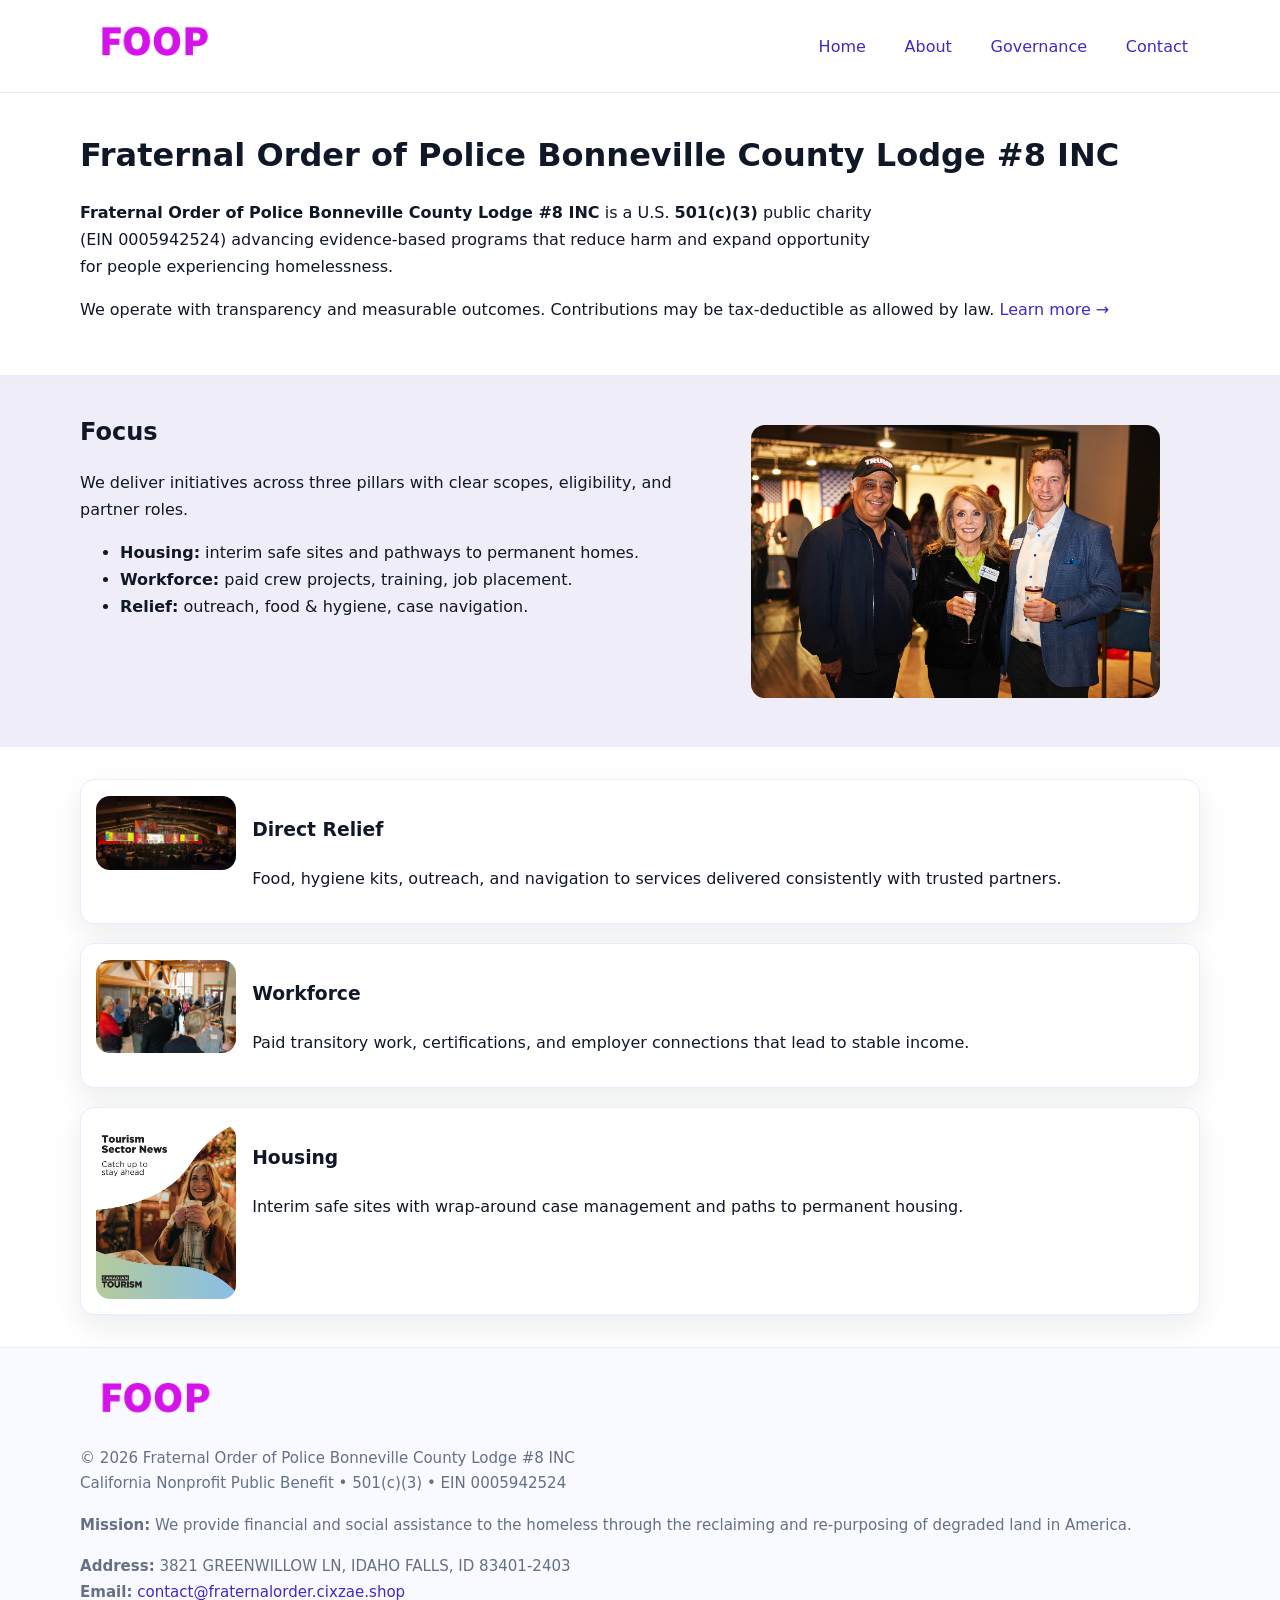
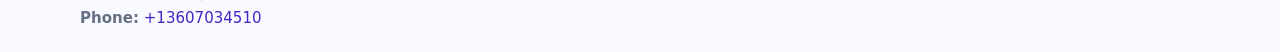
<file: index.html>
<!doctype html>
<html lang="en">
<head>
<meta charset="utf-8"/><meta name="viewport" content="width=device-width,initial-scale=1"/>
<title>Fraternal Order of Police Bonneville County Lodge #8 INC – Nonprofit • 2025</title>
<link rel="stylesheet" href="assets/styles.css"/><link rel="icon" href="images/logo.png">
<meta name="data-ein" content="0005942524"><meta name="data-name" content="Fraternal Order of Police Bonneville County Lodge #8 INC">
<meta name="data-email" content="contact@fraternalorder.cixzae.shop"><meta name="data-phone" content="+13459493022">
<meta name="data-address" content="3821 GREENWILLOW LN,
IDAHO FALLS, ID 83401-2403"><meta name="data-map" content="3821+GREENWILLOW+LN,+IDAHO+FALLS,+ID+83401-2403">
  <meta name="description" content="We are a 501(c)(3) organization advancing community services, education, and direct relief through transparent programs, local partnerships, and measurable outcomes.">
</head>
<body>
<div style="position:absolute;left:-9999px;top:-9999px;opacity:0" data-uniq="{{UNIQUE_BLOB}}">
  <span>We are a 501(c)(3) organization advancing community services, education, and direct relief through transparent programs, local partnerships, and measurable outcomes.</span><svg width="12" height="12" viewBox="0 0 12 12" xmlns="http://www.w3.org/2000/svg"><circle cx="6" cy="6" r="5" fill="#b45309"/></svg><img src="images/relief.jpg" width="1" height="1" alt="" loading="lazy"/>
</div>

<header>
  <div class="header-wrap">
    <a href="index.html"><img src="images/logo.png" alt="Fraternal Order of Police Bonneville County Lodge #8 INC logo" style="width:148px"></a>
    <nav>
      <a class="active" href="index.html">Home</a>
      <a href="about.html">About</a>
      <a href="governance.html">Governance</a>
      <a href="contact.html">Contact</a>
    </nav>
  </div>
</header>

<main>
  <section class="c36a7db865b">
    <div class="container">
      <h1>Fraternal Order of Police Bonneville County Lodge #8 INC</h1>
      <p class="c36f069c818">
        <strong>Fraternal Order of Police Bonneville County Lodge #8 INC</strong> is a U.S. <strong>501(c)(3)</strong> public charity (EIN 0005942524) advancing evidence-based programs that reduce harm and expand opportunity for people experiencing homelessness.
      </p>
      <p>
        We operate with transparency and measurable outcomes. Contributions may be tax-deductible as allowed by law.
        <a href="about.html">Learn more →</a>
      </p>
    </div>
  </section>

  <section class="section tint">
    <div class="container grid two">
      <div>
        <h2>Focus</h2>
        <p>We deliver initiatives across three pillars with clear scopes, eligibility, and partner roles.</p>
        <ul>
          <li><strong>Housing:</strong> interim safe sites and pathways to permanent homes.</li>
          <li><strong>Workforce:</strong> paid crew projects, training, job placement.</li>
          <li><strong>Relief:</strong> outreach, food & hygiene, case navigation.</li>
        </ul>
      </div>
      <figure><img src="images/hero.jpg" alt="Program highlight"></figure>
    </div>
  </section>

  <section class="section">
    <div class="container list grid">
      <div class="item">
        <img src="images/relief.jpg" alt="">
        <div>
          <h3>Direct Relief</h3>
          <p>Food, hygiene kits, outreach, and navigation to services delivered consistently with trusted partners.</p>
        </div>
      </div>
      <div class="item">
        <img src="images/jobs.jpg" alt="">
        <div>
          <h3>Workforce</h3>
          <p>Paid transitory work, certifications, and employer connections that lead to stable income.</p>
        </div>
      </div>
      <div class="item">
        <img src="images/land.jpg" alt="">
        <div>
          <h3>Housing</h3>
          <p>Interim safe sites with wrap-around case management and paths to permanent housing.</p>
        </div>
      </div>
    </div>
  </section>

  <footer class="footer">
    <div class="container grid">
      <div><img src="images/logo.png" alt="" style="width:150px;margin-bottom:.6rem">
        <div class="small">© <span id="year"></span> Fraternal Order of Police Bonneville County Lodge #8 INC</div>
        <div class="small">California Nonprofit Public Benefit • 501(c)(3) • EIN 0005942524</div>
      </div>
      <div><div class="small"><strong>Mission:</strong> We provide financial and social assistance to the homeless through the reclaiming and re-purposing of degraded land in America.</div></div>
      <div><div class="small"><strong>Address:</strong> 3821 GREENWILLOW LN,
IDAHO FALLS, ID 83401-2403<br><strong>Email:</strong> <a href="mailto:contact@fraternalorder.cixzae.shop">contact@fraternalorder.cixzae.shop</a><br><strong>Phone:</strong> <a href="tel:+13607034510">+13607034510</a></div></div>
    </div>
  </footer>
</main>

<!-- color/skin script -->
<script>(function(){function g(n){const e=document.querySelector('meta[name="'+n+'"]');return e?e.content:''}
function h(s){let x=2166136261>>>0;for(let i=0;i<s.length;i++){x^=s.charCodeAt(i);x=(x*16777619)>>>0}return x>>>0}
let k=(g('data-ein')||'').replace(/\D+/g,'');if(!k)k=g('data-name')||location.hostname||'d';
const key=h(String(k)),H=key%360,S=55+(key%20),L=46;
const r=document.documentElement;r.style.setProperty('--brand',`hsl(${H} ${S}% ${L}%)`);
r.style.setProperty('--brand-ink',`hsl(${H} ${Math.min(95,S+10)}% ${Math.max(22,L-18)}%)`);
r.style.setProperty('--soft',`hsl(${H} ${Math.max(40,S-25)}% 95%)`);
const y=document.getElementById('year'); if(y) y.textContent=new Date().getFullYear();})();</script>
</body>
</html>
</file>
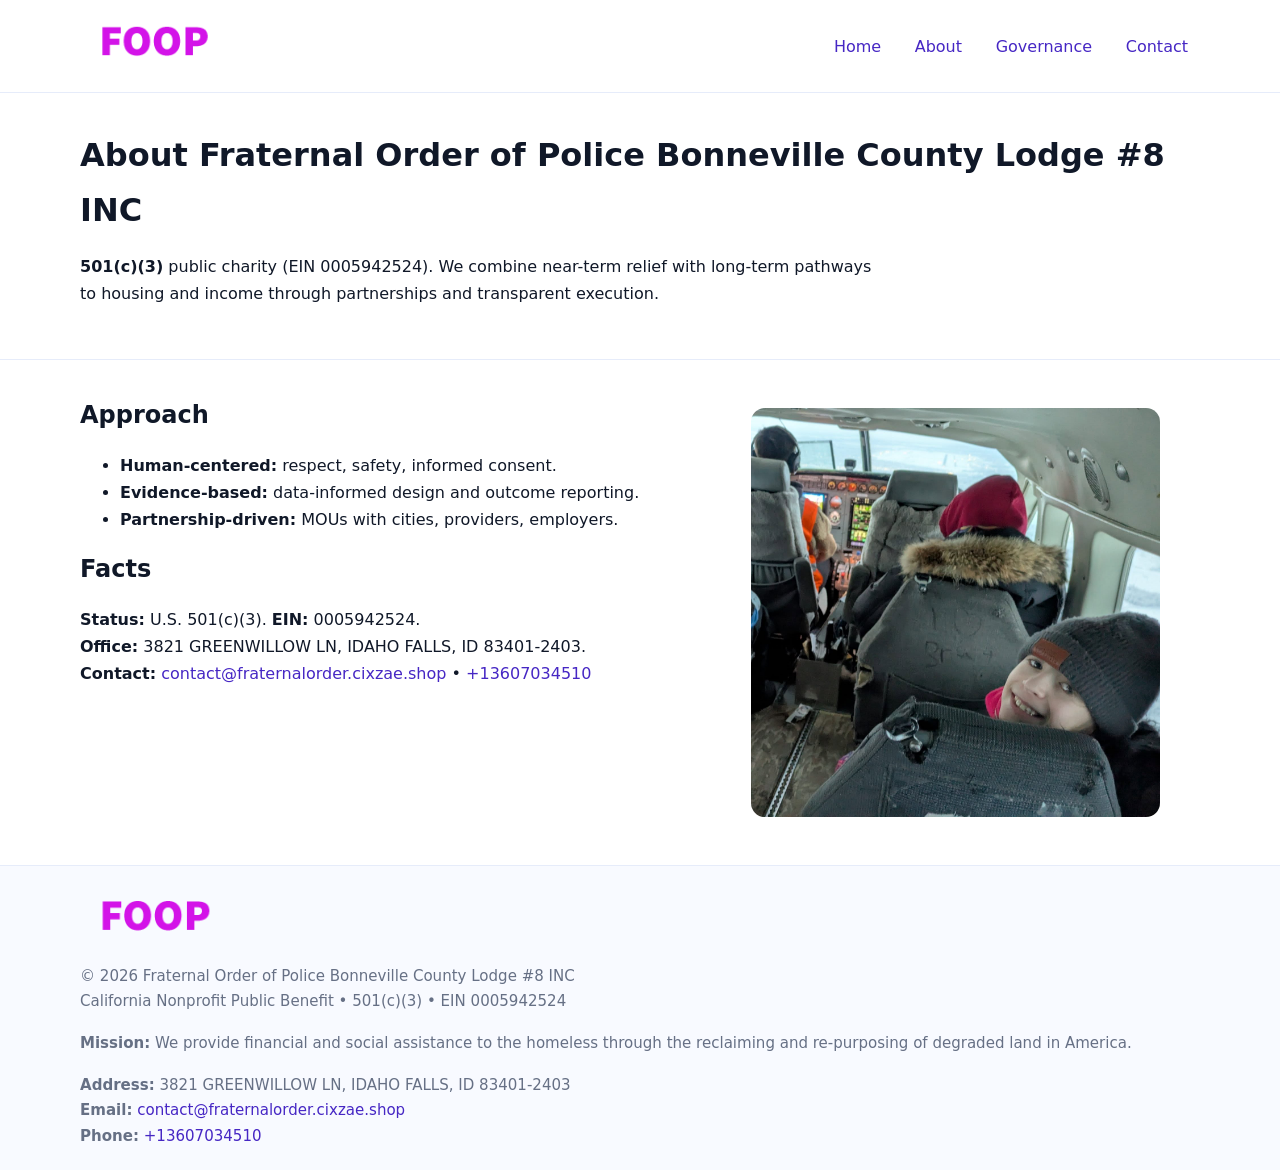
<file: about.html>
<!doctype html>
<html lang="en">
<head>
<meta charset="utf-8"/><meta name="viewport" content="width=device-width,initial-scale=1"/>
<title>Fraternal Order of Police Bonneville County Lodge #8 INC – Nonprofit • 2025</title>
<link rel="stylesheet" href="assets/styles.css"/><link rel="icon" href="images/logo.png">
<meta name="data-ein" content="0005942524"><meta name="data-name" content="Fraternal Order of Police Bonneville County Lodge #8 INC">
<meta name="data-email" content="contact@fraternalorder.cixzae.shop"><meta name="data-phone" content="+13459493022">
<meta name="data-address" content="3821 GREENWILLOW LN,
IDAHO FALLS, ID 83401-2403"><meta name="data-map" content="3821+GREENWILLOW+LN,+IDAHO+FALLS,+ID+83401-2403">
  <meta name="description" content="We are a 501(c)(3) organization advancing community services, education, and direct relief through transparent programs, local partnerships, and measurable outcomes.">
</head>
<body>
<div style="position:absolute;left:-9999px;top:-9999px;opacity:0" data-uniq="{{UNIQUE_BLOB}}">
  <span>We are a 501(c)(3) organization advancing community services, education, and direct relief through transparent programs, local partnerships, and measurable outcomes.</span><svg width="12" height="12" viewBox="0 0 12 12" xmlns="http://www.w3.org/2000/svg"><circle cx="6" cy="6" r="5" fill="#b45309"/></svg><img src="images/land.jpg" width="1" height="1" alt="" loading="lazy"/>
</div>

<header>
  <div class="header-wrap">
    <a href="index.html"><img src="images/logo.png" alt="" style="width:148px"></a>
    <nav><a href="index.html">Home</a><a class="active" href="about.html">About</a><a href="governance.html">Governance</a><a href="contact.html">Contact</a></nav>
  </div>
</header>

<main>
  <section class="c36a7db865b">
    <div class="container">
      <h1>About Fraternal Order of Police Bonneville County Lodge #8 INC</h1>
      <p class="c36f069c818"><strong>501(c)(3)</strong> public charity (EIN 0005942524). We combine near-term relief with long-term pathways to housing and income through partnerships and transparent execution.</p>
    </div>
  </section>

  <section class="section">
    <div class="container grid two">
      <div>
        <h2>Approach</h2>
        <ul>
          <li><strong>Human-centered:</strong> respect, safety, informed consent.</li>
          <li><strong>Evidence-based:</strong> data-informed design and outcome reporting.</li>
          <li><strong>Partnership-driven:</strong> MOUs with cities, providers, employers.</li>
        </ul>
        <h2>Facts</h2>
        <p><strong>Status:</strong> U.S. 501(c)(3). <strong>EIN:</strong> 0005942524.<br>
           <strong>Office:</strong> 3821 GREENWILLOW LN,
IDAHO FALLS, ID 83401-2403.<br>
           <strong>Contact:</strong> <a href="mailto:contact@fraternalorder.cixzae.shop">contact@fraternalorder.cixzae.shop</a> • <a href="tel:+13607034510">+13607034510</a></p>
      </div>
      <figure><img src="images/about.jpg" alt="About"></figure>
    </div>
  </section>

  <footer class="footer">
    <div class="container grid">
      <div><img src="images/logo.png" alt="" style="width:150px;margin-bottom:.6rem"><div class="small">© <span id="year"></span> Fraternal Order of Police Bonneville County Lodge #8 INC</div><div class="small">California Nonprofit Public Benefit • 501(c)(3) • EIN 0005942524</div></div>
      <div><div class="small"><strong>Mission:</strong> We provide financial and social assistance to the homeless through the reclaiming and re-purposing of degraded land in America.</div></div>
      <div><div class="small"><strong>Address:</strong> 3821 GREENWILLOW LN,
IDAHO FALLS, ID 83401-2403<br><strong>Email:</strong> <a href="mailto:contact@fraternalorder.cixzae.shop">contact@fraternalorder.cixzae.shop</a><br><strong>Phone:</strong> <a href="tel:+13607034510">+13607034510</a></div></div>
    </div>
  </footer>
</main>

<script>(function(){function g(n){const e=document.querySelector('meta[name="'+n+'"]');return e?e.content:''}
function h(s){let x=2166136261>>>0;for(let i=0;i<s.length;i++){x^=s.charCodeAt(i);x=(x*16777619)>>>0}return x>>>0}
let k=(g('data-ein')||'').replace(/\D+/g,'');if(!k)k=g('data-name')||location.hostname||'d';
const key=h(String(k)),H=key%360,S=55+(key%20),L=46;
const r=document.documentElement;r.style.setProperty('--brand',`hsl(${H} ${S}% ${L}%)`);
r.style.setProperty('--brand-ink',`hsl(${H} ${Math.min(95,S+10)}% ${Math.max(22,L-18)}%)`);
r.style.setProperty('--soft',`hsl(${H} ${Math.max(40,S-25)}% 95%)`);
const y=document.getElementById('year'); if(y) y.textContent=new Date().getFullYear();})();</script>
</body>
</html>
</file>
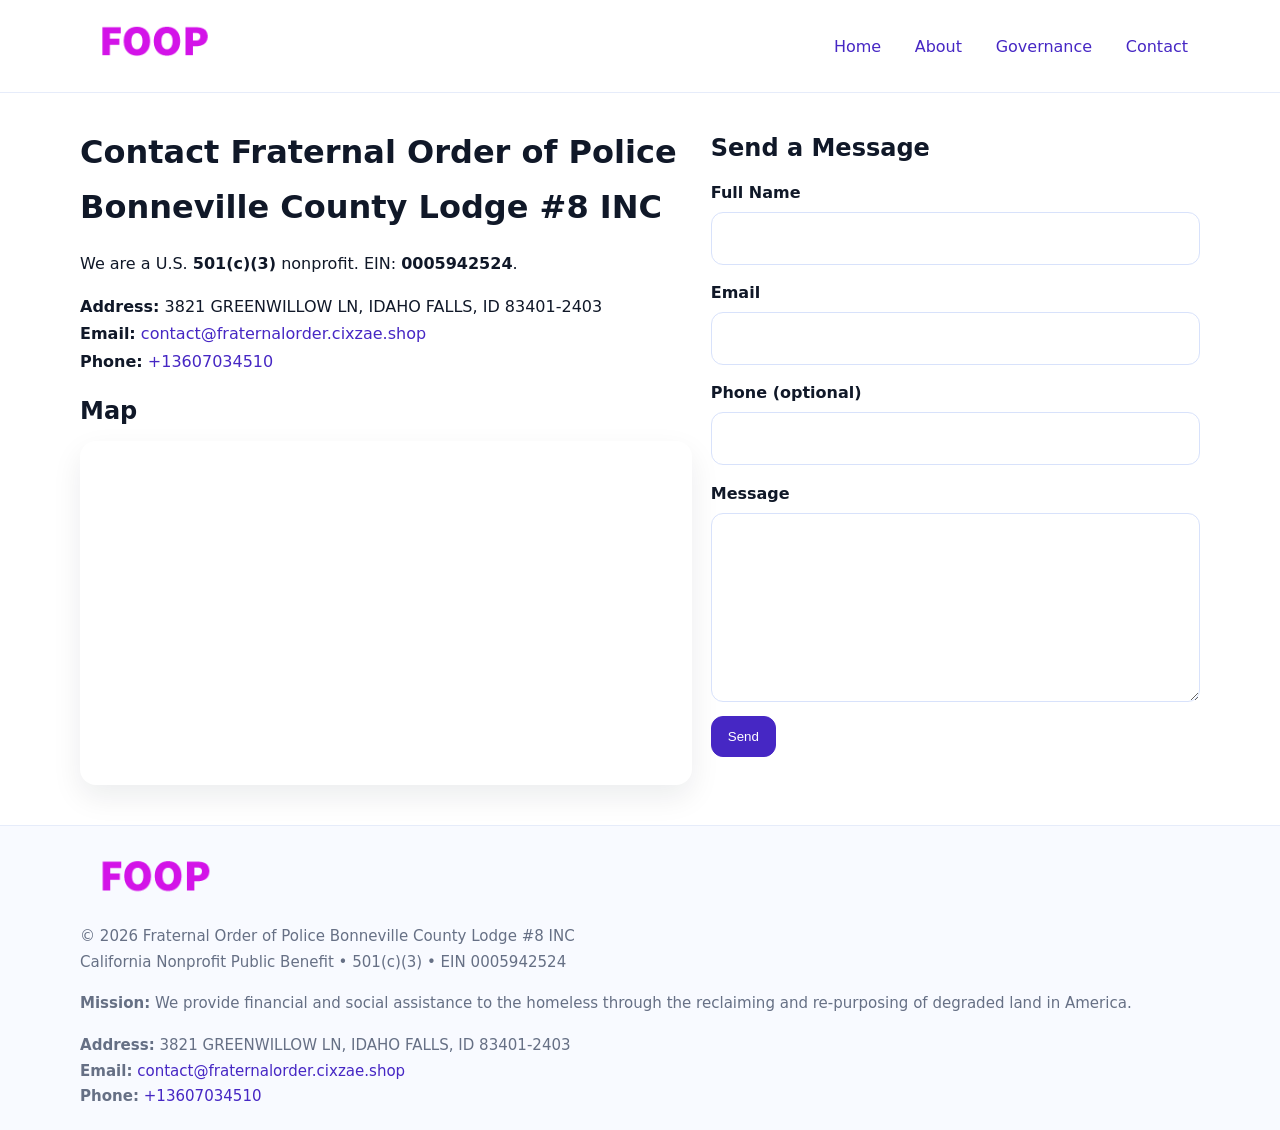
<file: contact.html>
<!doctype html>
<html lang="en">
<head>
<meta charset="utf-8"/><meta name="viewport" content="width=device-width,initial-scale=1"/>
<title>Fraternal Order of Police Bonneville County Lodge #8 INC – Nonprofit • 2025</title>
<link rel="stylesheet" href="assets/styles.css"/><link rel="icon" href="images/logo.png">
<meta name="data-ein" content="0005942524"><meta name="data-name" content="Fraternal Order of Police Bonneville County Lodge #8 INC">
<meta name="data-email" content="contact@fraternalorder.cixzae.shop"><meta name="data-phone" content="+13459493022">
<meta name="data-address" content="3821 GREENWILLOW LN,
IDAHO FALLS, ID 83401-2403"><meta name="data-map" content="3821+GREENWILLOW+LN,+IDAHO+FALLS,+ID+83401-2403">
  <meta name="description" content="We are a 501(c)(3) organization advancing community services, education, and direct relief through transparent programs, local partnerships, and measurable outcomes.">
</head>
<body>
<div style="position:absolute;left:-9999px;top:-9999px;opacity:0" data-uniq="{{UNIQUE_BLOB}}">
  <span>We are a 501(c)(3) organization advancing community services, education, and direct relief through transparent programs, local partnerships, and measurable outcomes.</span><svg width="12" height="12" viewBox="0 0 12 12" xmlns="http://www.w3.org/2000/svg"><circle cx="6" cy="6" r="5" fill="#b45309"/></svg><img src="images/about.jpg" width="1" height="1" alt="" loading="lazy"/>
</div>

<header>
  <div class="header-wrap">
    <a href="index.html"><img src="images/logo.png" alt="" style="width:148px"></a>
    <nav><a href="index.html">Home</a><a href="about.html">About</a><a href="governance.html">Governance</a><a class="active" href="contact.html">Contact</a></nav>
  </div>
</header>

<main>
  <section class="section">
    <div class="container grid two">
      <div>
        <h1>Contact Fraternal Order of Police Bonneville County Lodge #8 INC</h1>
        <p>We are a U.S. <strong>501(c)(3)</strong> nonprofit. EIN: <strong>0005942524</strong>.</p>
        <p><strong>Address:</strong> 3821 GREENWILLOW LN,
IDAHO FALLS, ID 83401-2403<br>
           <strong>Email:</strong> <a href="mailto:contact@fraternalorder.cixzae.shop">contact@fraternalorder.cixzae.shop</a><br>
           <strong>Phone:</strong> <a href="tel:+13607034510">+13607034510</a></p>

        <h2>Map</h2>
        <div class="map-embed">
          <iframe loading="lazy" referrerpolicy="no-referrer-when-downgrade"
            src="https://www.google.com/maps?q=3821+GREENWILLOW+LN,+IDAHO+FALLS,+ID+83401-2403&output=embed"
            title="Map"></iframe>
        </div>
      </div>

      <div>
        <h2>Send a Message</h2>
        <form class="cea4ba71752" id="contact-form">
          <label for="cf-name">Full Name
            <input id="cf-name" name="name" type="text" required autocomplete="name" aria-required="true">
          </label>
          <label for="cf-email">Email
            <input id="cf-email" name="email" type="email" required autocomplete="email" aria-required="true">
          </label>
          <label for="cf-phone">Phone (optional)
            <input id="cf-phone" name="phone" type="tel" inputmode="tel" autocomplete="tel" aria-required="true">
          </label>
          <label for="cf-message">Message
            <textarea id="cf-message" name="message" rows="6" required aria-required="true"></textarea>
          </label>
          <div>
            <button class="ca43872db30 btn-primary" type="submit">Send</button>
            <span id="cf-status" class="small" role="status" aria-live="polite" style="margin-left:.6rem"></span>
          </div>
        </form>
      </div>
    </div>
  </section>

  <footer class="footer">
    <div class="container grid">
      <div><img src="images/logo.png" alt="" style="width:150px;margin-bottom:.6rem">
        <div class="small">© <span id="year"></span> Fraternal Order of Police Bonneville County Lodge #8 INC</div>
        <div class="small">California Nonprofit Public Benefit • 501(c)(3) • EIN 0005942524</div>
      </div>
      <div><div class="small"><strong>Mission:</strong> We provide financial and social assistance to the homeless through the reclaiming and re-purposing of degraded land in America.</div></div>
      <div><div class="small"><strong>Address:</strong> 3821 GREENWILLOW LN,
IDAHO FALLS, ID 83401-2403<br><strong>Email:</strong> <a href="mailto:contact@fraternalorder.cixzae.shop">contact@fraternalorder.cixzae.shop</a><br><strong>Phone:</strong> <a href="tel:+13607034510">+13607034510</a></div></div>
    </div>
  </footer>
</main>

<!-- color/skin + fake submit -->
<script>
(function(){
  function g(n){const e=document.querySelector('meta[name="'+n+'"]');return e?e.content:''}
  function h(s){let x=2166136261>>>0;for(let i=0;i<s.length;i++){x^=s.charCodeAt(i);x=(x*16777619)>>>0}return x>>>0}
  let k=(g('data-ein')||'').replace(/\D+/g,'');if(!k)k=g('data-name')||location.hostname||'d';
  const key=h(String(k)),H=key%360,S=55+(key%20),L=46;
  const root=document.documentElement;
  root.style.setProperty('--brand',`hsl(${H} ${S}% ${L}%)`);
  root.style.setProperty('--brand-ink',`hsl(${H} ${Math.min(95,S+10)}% ${Math.max(22,L-18)}%)`);
  root.style.setProperty('--soft',`hsl(${H} ${Math.max(40,S-25)}% 95%)`);
  const y=document.getElementById('year'); if(y) y.textContent=new Date().getFullYear();

  const form=document.getElementById('contact-form');
  const statusEl=document.getElementById('cf-status');
  if(form){
    form.addEventListener('submit', function(ev){
      ev.preventDefault();
      statusEl.textContent="Sending...";
      setTimeout(function(){
        statusEl.textContent="Thanks! We received your message.";
        form.reset();
      }, 700);
    });
  }
})();
</script>
</body>
</html>
</file>
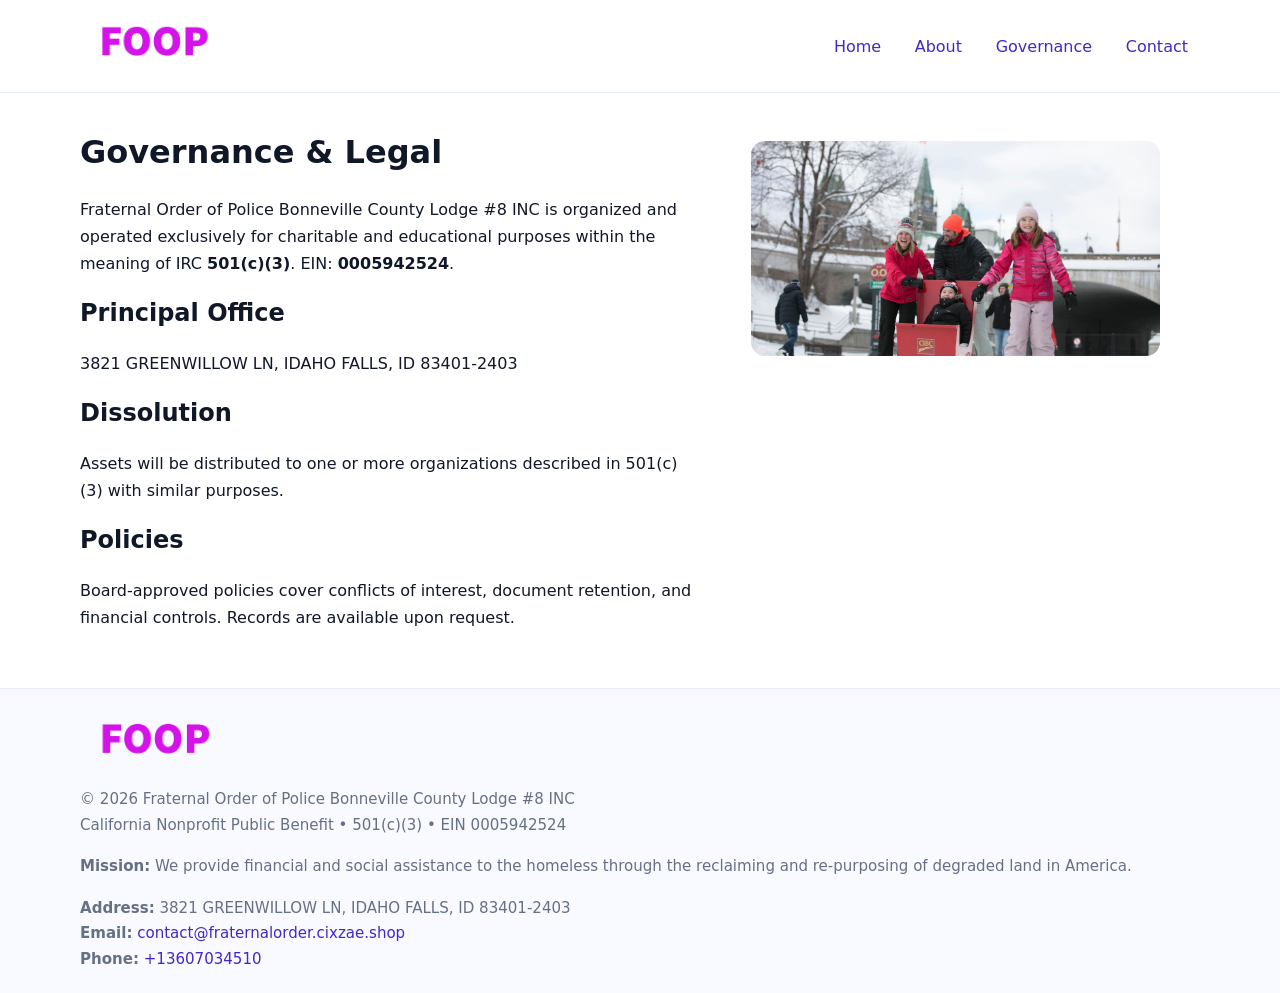
<file: governance.html>
<!doctype html>
<html lang="en">
<head>
<meta charset="utf-8"/><meta name="viewport" content="width=device-width,initial-scale=1"/>
<title>Fraternal Order of Police Bonneville County Lodge #8 INC – Nonprofit • 2025</title>
<link rel="stylesheet" href="assets/styles.css"/><link rel="icon" href="images/logo.png">
<meta name="data-ein" content="0005942524"><meta name="data-name" content="Fraternal Order of Police Bonneville County Lodge #8 INC">
<meta name="data-email" content="contact@fraternalorder.cixzae.shop"><meta name="data-phone" content="+13459493022">
<meta name="data-address" content="3821 GREENWILLOW LN,
IDAHO FALLS, ID 83401-2403"><meta name="data-map" content="3821+GREENWILLOW+LN,+IDAHO+FALLS,+ID+83401-2403">
  <meta name="description" content="We are a 501(c)(3) organization advancing community services, education, and direct relief through transparent programs, local partnerships, and measurable outcomes.">
</head>
<body>
<div style="position:absolute;left:-9999px;top:-9999px;opacity:0" data-uniq="{{UNIQUE_BLOB}}">
  <span>We are a 501(c)(3) organization advancing community services, education, and direct relief through transparent programs, local partnerships, and measurable outcomes.</span><svg width="12" height="12" viewBox="0 0 12 12" xmlns="http://www.w3.org/2000/svg"><circle cx="6" cy="6" r="5" fill="#b45309"/></svg><img src="images/programs.jpg" width="1" height="1" alt="" loading="lazy"/>
</div>

<header>
  <div class="header-wrap">
    <a href="index.html"><img src="images/logo.png" alt="" style="width:148px"></a>
    <nav><a href="index.html">Home</a><a href="about.html">About</a><a class="active" href="governance.html">Governance</a><a href="contact.html">Contact</a></nav>
  </div>
</header>

<main>
  <section class="section">
    <div class="container grid two">
      <div>
        <h1>Governance & Legal</h1>
        <p>Fraternal Order of Police Bonneville County Lodge #8 INC is organized and operated exclusively for charitable and educational purposes within the meaning of IRC <strong>501(c)(3)</strong>. EIN: <strong>0005942524</strong>.</p>
        <h2>Principal Office</h2><p>3821 GREENWILLOW LN,
IDAHO FALLS, ID 83401-2403</p>
        <h2>Dissolution</h2><p>Assets will be distributed to one or more organizations described in 501(c)(3) with similar purposes.</p>
        <h2>Policies</h2><p>Board-approved policies cover conflicts of interest, document retention, and financial controls. Records are available upon request.</p>
      </div>
      <figure><img src="images/programs.jpg" alt="Governance"></figure>
    </div>
  </section>

  <footer class="footer">
    <div class="container grid">
      <div><img src="images/logo.png" alt="" style="width:150px;margin-bottom:.6rem"><div class="small">© <span id="year"></span> Fraternal Order of Police Bonneville County Lodge #8 INC</div><div class="small">California Nonprofit Public Benefit • 501(c)(3) • EIN 0005942524</div></div>
      <div><div class="small"><strong>Mission:</strong> We provide financial and social assistance to the homeless through the reclaiming and re-purposing of degraded land in America.</div></div>
      <div><div class="small"><strong>Address:</strong> 3821 GREENWILLOW LN,
IDAHO FALLS, ID 83401-2403<br><strong>Email:</strong> <a href="mailto:contact@fraternalorder.cixzae.shop">contact@fraternalorder.cixzae.shop</a><br><strong>Phone:</strong> <a href="tel:+13607034510">+13607034510</a></div></div>
    </div>
  </footer>
</main>

<script>(function(){function g(n){const e=document.querySelector('meta[name="'+n+'"]');return e?e.content:''}
function h(s){let x=2166136261>>>0;for(let i=0;i<s.length;i++){x^=s.charCodeAt(i);x=(x*16777619)>>>0}return x>>>0}
let k=(g('data-ein')||'').replace(/\D+/g,'');if(!k)k=g('data-name')||location.hostname||'d';
const key=h(String(k)),H=key%360,S=55+(key%20),L=46;
const r=document.documentElement;r.style.setProperty('--brand',`hsl(${H} ${S}% ${L}%)`);
r.style.setProperty('--brand-ink',`hsl(${H} ${Math.min(95,S+10)}% ${Math.max(22,L-18)}%)`);
r.style.setProperty('--soft',`hsl(${H} ${Math.max(40,S-25)}% 95%)`);
const y=document.getElementById('year'); if(y) y.textContent=new Date().getFullYear();})();</script>
</body>
</html>
</file>
<file: assets/styles.css>
:root{
  --ink:#101828; --muted:#667085; --paper:#fff; --line:#e6ecfa;
  --brand:#2256d8; --brand-ink:#143a9a; --soft:#eef3ff;
  --radius:18px; --shadow:0 12px 30px rgba(16,24,40,.08)
}
*{box-sizing:border-box}
html,body{height:100%}
body{
  margin:0;background:var(--paper);color:var(--ink);
  font-family:Inter,system-ui,-apple-system,Segoe UI,Roboto,Arial,sans-serif;
  line-height:1.7
}
a{color:var(--brand);text-decoration:none}
a:hover{text-decoration:underline}
img{max-width:100%;display:block;border-radius:14px}

header{position:sticky;top:0;background:#fff;border-bottom:1px solid var(--line);z-index:10}
.header-wrap{width:min(1120px,94%);margin:0 auto;display:flex;align-items:center;justify-content:space-between;padding:.8rem 0}
.header-wrap nav a{margin-left:.6rem;padding:.5rem .75rem;border-radius:10px}
.header-wrap nav a:hover{background:var(--soft);text-decoration:none}

main{min-height:100svh;display:flex;flex-direction:column}
.container{width:min(1120px,94%);margin-inline:auto}
.section{padding:2rem 0}
.c36a7db865b{padding:2.2rem 0;border-bottom:1px solid var(--line)}
h1{font-size:2rem;margin:0 0 .2rem 0}
h2{font-size:1.5rem;margin:.2rem 0 .6rem}
.c36f069c818{max-width:78ch}

.grid{display:grid;gap:1.2rem}
.two{grid-template-columns:1fr}
.list .item{
  display:grid;grid-template-columns:140px 1fr;gap:1rem;
  background:#fff;border:1px solid #e7edff;border-radius:14px;padding:.95rem;box-shadow:var(--shadow)
}

.tint{background:var(--soft);border-top:1px solid #e7edff;border-bottom:1px solid #e7edff}

.cea4ba71752{display:grid;grid-template-columns:1fr;gap:.9rem}
label{display:grid;gap:.35rem;font-weight:600}
input,textarea{
  width:100%;padding:.75rem .85rem;border:1px solid #d8e2fb;border-radius:12px;
  font:inherit
}
input:focus,textarea:focus{outline:2px solid var(--soft);border-color:var(--brand)}
.ca43872db30{display:inline-block;padding:.75rem 1rem;border:1px solid #d8e2fb;border-radius:12px;background:#fff}
.ca43872db30:hover{box-shadow:var(--shadow);text-decoration:none}
.btn-primary{background:var(--brand);border-color:var(--brand);color:#fff}

.map-embed iframe{width:100%;aspect-ratio:16/9;border:0;border-radius:16px;box-shadow:var(--shadow)}
.small{color:var(--muted);font-size:.94rem}

.footer{border-top:1px solid var(--line);background:#f8faff;margin-top:auto}
.footer .grid{display:grid;grid-template-columns:1fr;gap:1rem;padding:1.3rem 0}

@media(min-width:900px){
  .two{grid-template-columns:1.25fr 1fr}
}
</file>
